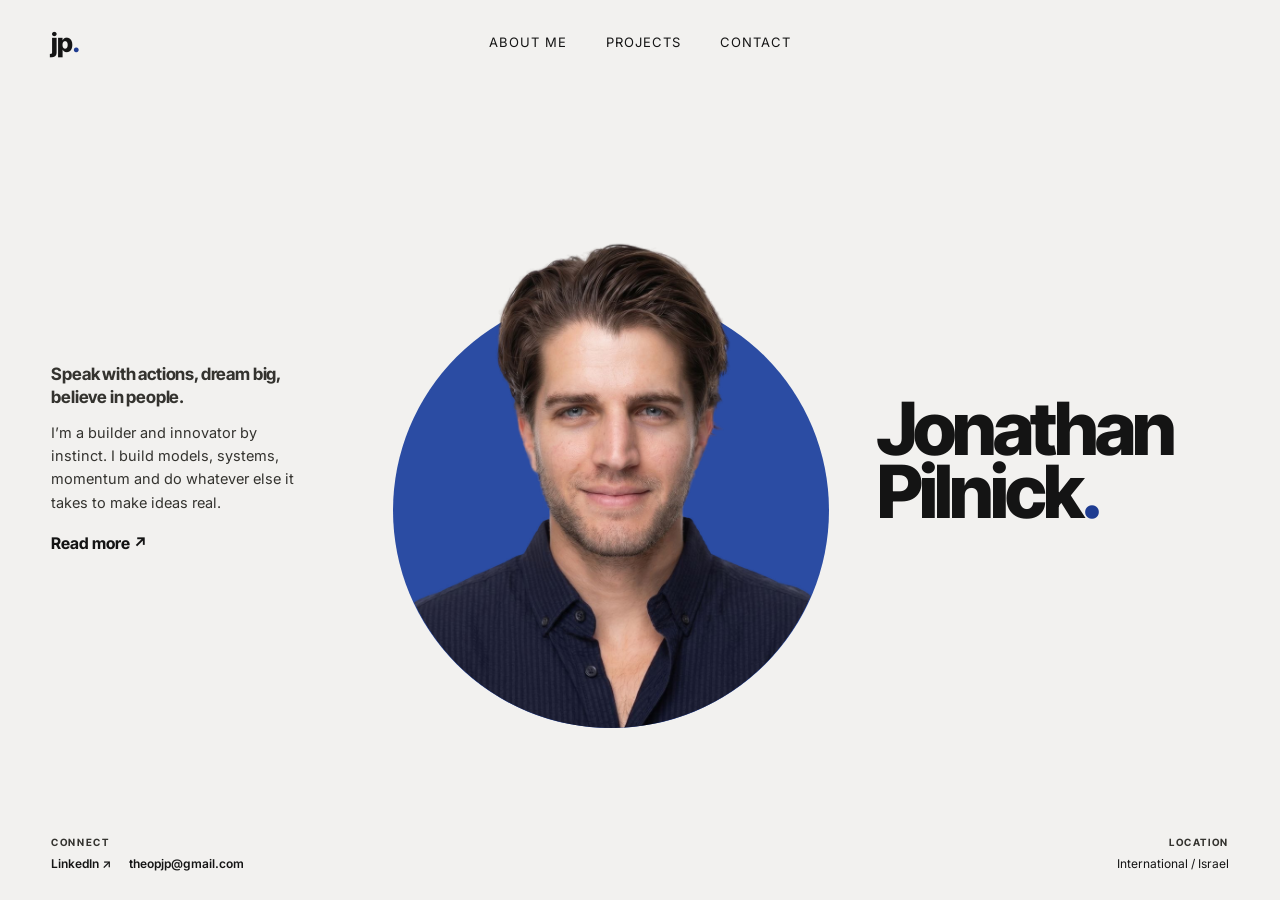
<file: index.html>
<!doctype html>
<html lang="en">
<head>
  <meta charset="utf-8">
  <meta name="viewport" content="width=device-width, initial-scale=1">
  <title>Jonathan Pilnick</title>
  <meta name="description" content="Jonathan Pilnick — AI researcher, builder and founder based in Israel.">
  <meta property="og:title" content="Jonathan Pilnick">
  <meta property="og:description" content="Speak with actions, dream big, believe in people.">
  <link rel="icon" href="favicon.svg" type="image/svg+xml">
  <link rel="preconnect" href="https://fonts.googleapis.com">
  <link rel="preconnect" href="https://fonts.gstatic.com" crossorigin>
  <link href="https://fonts.googleapis.com/css2?family=Inter:wght@400;500;600;700&family=Inter+Tight:wght@600;700;800&family=Instrument+Serif:ital@0;1&display=swap" rel="stylesheet">
  <link rel="stylesheet" href="style.css">
</head>
<body>

  <header class="site-header">
    <a class="logo" href="index.html" aria-label="Home">jp<span class="dot">.</span></a>
    <nav class="nav" aria-label="Main">
      <a href="about.html">About me</a>
      <a href="projects.html">Projects</a>
      <a href="contact.html">Contact</a>
    </nav>
    <span class="spacer"></span>
  </header>

  <main class="hero">

    <!-- EDIT: your hook + short intro -->
    <div class="hero-intro rise" style="--i:2">
      <p class="lead">Speak with actions, dream big, believe in people.</p>
      <p>I’m a builder and innovator by instinct. I build models, systems, momentum and do whatever else it takes to make ideas real.</p>
      <a class="read-more" href="about.html">Read more <span class="arrow">↗</span></a>
    </div>

    <!-- Photo: portrait.png (cut-out with a transparent background) -->
    <div class="hero-portrait">
      <div class="circle pop"></div>
      <div class="cutout rise" style="--i:3">
        <img src="portrait.png" alt="Portrait of Jonathan Pilnick" width="960" height="1069"
             onerror="this.onerror=null;this.src='portrait-placeholder.svg'">
      </div>
    </div>

    <div class="hero-name-wrap">
      <h1 class="hero-name rise" style="--i:1">Jonathan<br>Pilnick<span class="dot">.</span></h1>
    </div>

    <div class="hero-connect rise" style="--i:4">
      <span class="eyebrow">Connect</span>
      <div class="links">
        <a data-href="linkedin" href="https://www.linkedin.com/in/jonathan-pilnick/" target="_blank" rel="noopener">LinkedIn <span class="arrow">↗</span></a>
        <a data-href="email" data-text="email" href="mailto:theopjp@gmail.com">theopjp@gmail.com</a>
      </div>
    </div>

    <div class="hero-location rise" style="--i:4">
      <span class="eyebrow">Location</span>
      <span data-text="location">International / Israel</span>
    </div>

  </main>

  <script src="main.js"></script>
</body>
</html>
</file>
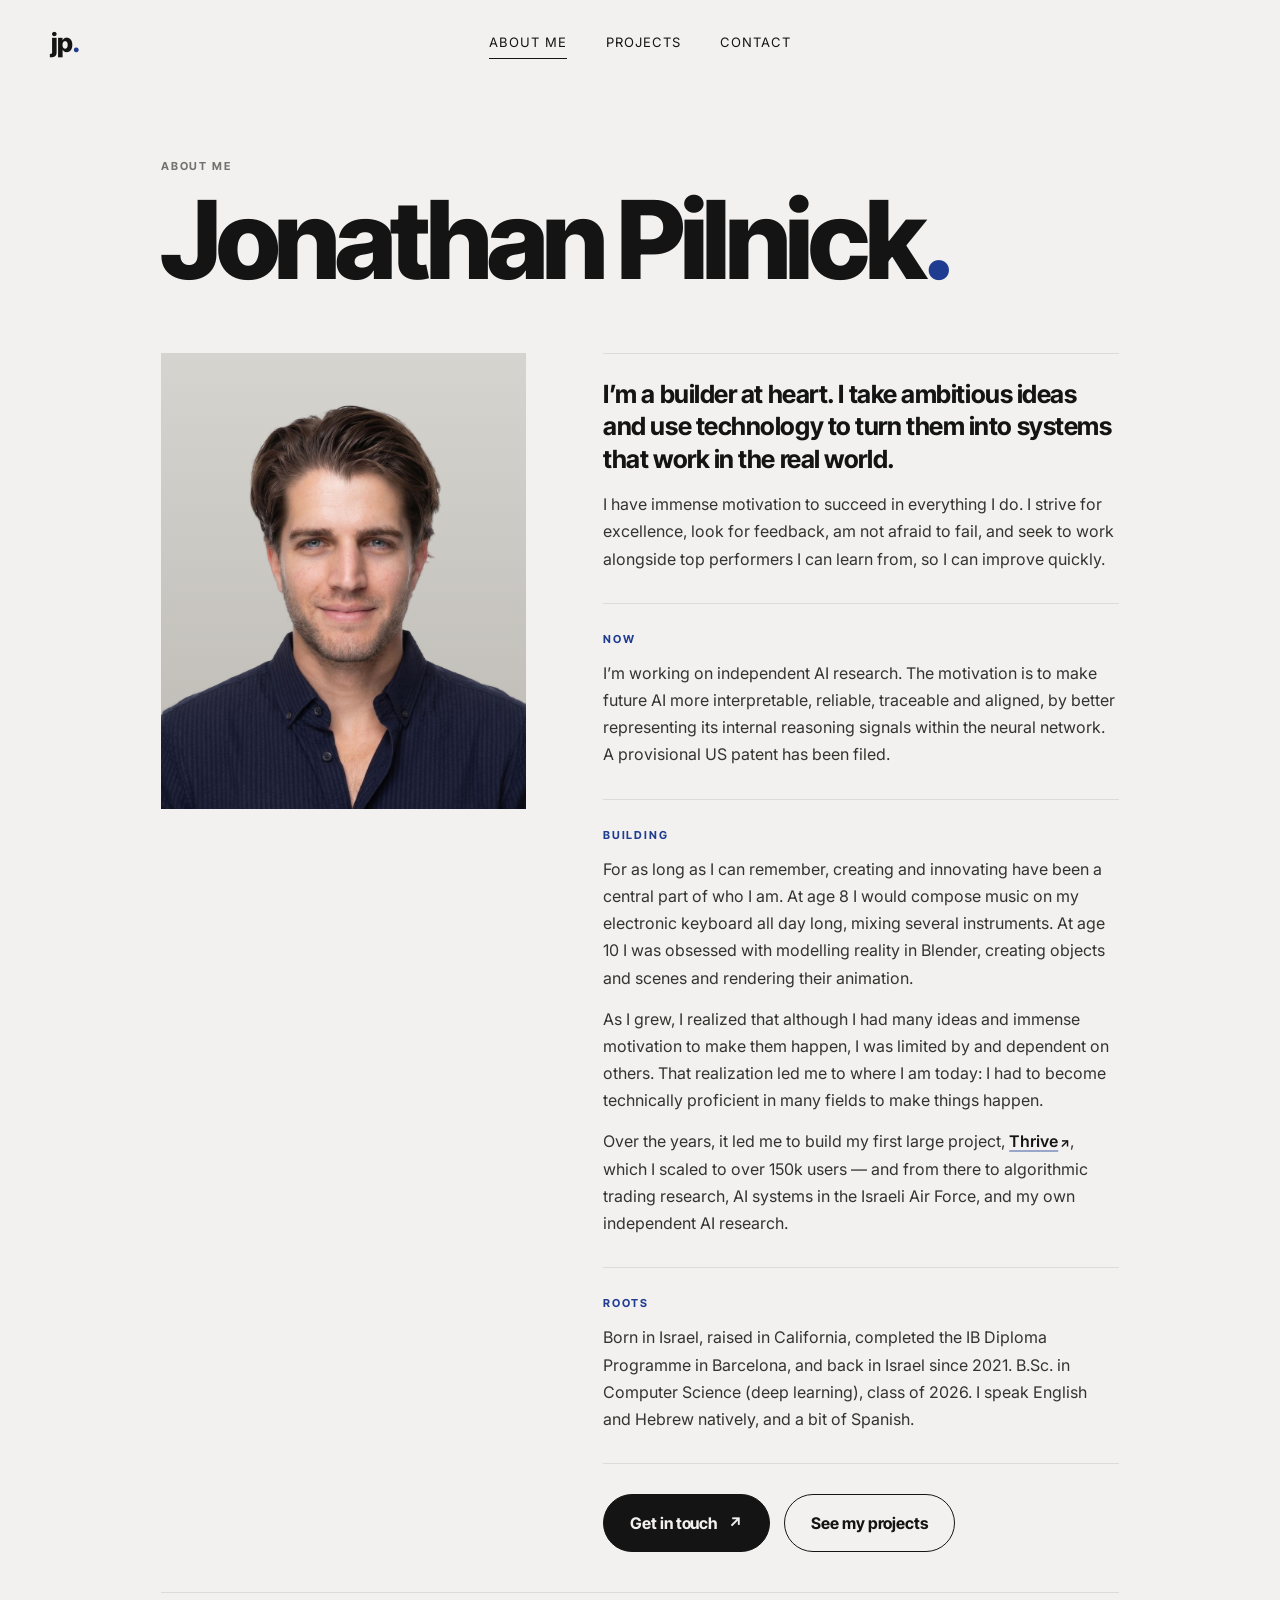
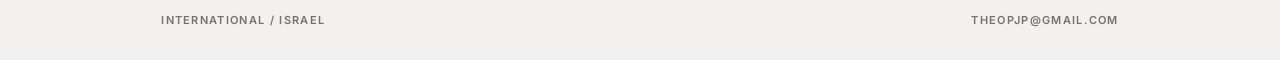
<file: about.html>
<!doctype html>
<html lang="en">
<head>
  <meta charset="utf-8">
  <meta name="viewport" content="width=device-width, initial-scale=1">
  <title>About — Jonathan Pilnick</title>
  <meta name="description" content="About Jonathan Pilnick — AI researcher, builder and founder based in Israel.">
  <link rel="icon" href="favicon.svg" type="image/svg+xml">
  <link rel="preconnect" href="https://fonts.googleapis.com">
  <link rel="preconnect" href="https://fonts.gstatic.com" crossorigin>
  <link href="https://fonts.googleapis.com/css2?family=Inter:wght@400;500;600;700&family=Inter+Tight:wght@600;700;800&family=Instrument+Serif:ital@0;1&display=swap" rel="stylesheet">
  <link rel="stylesheet" href="style.css">
</head>
<body>

  <header class="site-header">
    <a class="logo" href="index.html" aria-label="Home">jp<span class="dot">.</span></a>
    <nav class="nav" aria-label="Main">
      <a href="about.html" aria-current="page">About me</a>
      <a href="projects.html">Projects</a>
      <a href="contact.html">Contact</a>
    </nav>
    <span class="spacer"></span>
  </header>

  <main class="page about">
    <span class="eyebrow rise">About me</span>
    <h1 class="display rise" style="--i:1">Jonathan Pilnick<span class="dot">.</span></h1>

    <div class="about-grid">
      <figure class="about-photo rise" style="--i:2">
        <!-- Uses the same portrait.png as the home page -->
        <img src="portrait.png" alt="Portrait of Jonathan Pilnick"
             onerror="this.onerror=null;this.src='portrait-placeholder.svg'">
      </figure>

      <!-- EDIT: your story. Each block has a small label and one or more paragraphs. -->
      <div class="about-text rise" style="--i:3">
        <div class="about-intro">
          <p class="lead">I’m a builder at heart. I take ambitious ideas and use technology to turn them into systems that work in the real world.</p>
          <p>I have immense motivation to succeed in everything I do. I strive for excellence, look for feedback, am not afraid to fail, and seek to work alongside top performers I can learn from, so I can improve quickly.</p>
        </div>

        <section class="about-block">
          <h2 class="about-label">Now</h2>
          <p>I’m working on independent AI research. The motivation is to make future AI more interpretable, reliable, traceable and aligned, by better representing its internal reasoning signals within the neural network. A provisional US patent has been filed.</p>
        </section>

        <section class="about-block">
          <h2 class="about-label">Building</h2>
          <p>For as long as I can remember, creating and innovating have been a central part of who I am. At age 8 I would compose music on my electronic keyboard all day long, mixing several instruments. At age 10 I was obsessed with modelling reality in Blender, creating objects and scenes and rendering their animation.</p>
          <p>As I grew, I realized that although I had many ideas and immense motivation to make them happen, I was limited by and dependent on others. That realization led me to where I am today: I had to become technically proficient in many fields to make things happen.</p>
          <p>Over the years, it led me to build my first large project, <a href="https://thrive-app.info/" target="_blank" rel="noopener">Thrive</a>, which I scaled to over 150k users — and from there to algorithmic trading research, AI systems in the Israeli Air Force, and my own independent AI research.</p>
        </section>

        <section class="about-block">
          <h2 class="about-label">Roots</h2>
          <p>Born in Israel, raised in California, completed the IB Diploma Programme in Barcelona, and back in Israel since 2021. B.Sc. in Computer Science (deep learning), class of 2026. I speak English and Hebrew natively, and a bit of Spanish.</p>
        </section>

        <div class="about-cta">
          <a class="btn" href="contact.html">Get in touch <span class="arrow">↗</span></a>
          <a class="btn ghost" href="projects.html">See my projects</a>
        </div>
      </div>
    </div>
  </main>

  <footer class="site-footer narrow">
    <div class="inner">
      <span data-text="location">International / Israel</span>
      <a data-href="email" data-text="email" href="mailto:theopjp@gmail.com">theopjp@gmail.com</a>
    </div>
  </footer>

  <script src="main.js"></script>
</body>
</html>
</file>
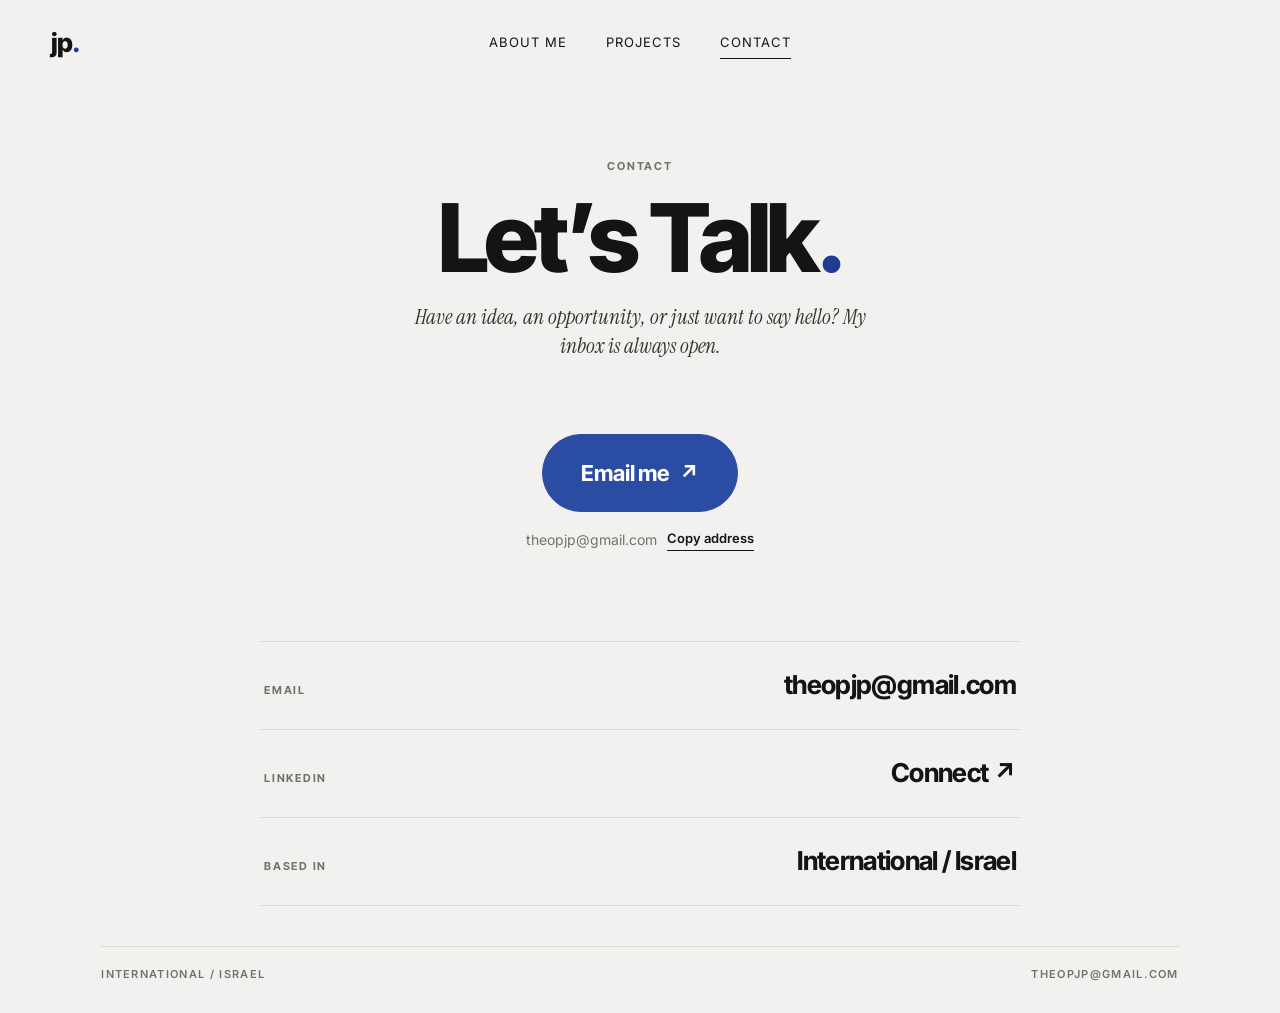
<file: contact.html>
<!doctype html>
<html lang="en">
<head>
  <meta charset="utf-8">
  <meta name="viewport" content="width=device-width, initial-scale=1">
  <title>Contact — Jonathan Pilnick</title>
  <meta name="description" content="Get in touch with Jonathan Pilnick.">
  <link rel="icon" href="favicon.svg" type="image/svg+xml">
  <link rel="preconnect" href="https://fonts.googleapis.com">
  <link rel="preconnect" href="https://fonts.gstatic.com" crossorigin>
  <link href="https://fonts.googleapis.com/css2?family=Inter:wght@400;500;600;700&family=Inter+Tight:wght@600;700;800&family=Instrument+Serif:ital@0;1&display=swap" rel="stylesheet">
  <link rel="stylesheet" href="style.css">
</head>
<body>

  <header class="site-header">
    <a class="logo" href="index.html" aria-label="Home">jp<span class="dot">.</span></a>
    <nav class="nav" aria-label="Main">
      <a href="about.html">About me</a>
      <a href="projects.html">Projects</a>
      <a href="contact.html" aria-current="page">Contact</a>
    </nav>
    <span class="spacer"></span>
  </header>

  <main class="page">
    <div class="page-head">
      <span class="eyebrow rise">Contact</span>
      <h1 class="display rise" style="--i:1">Let’s Talk<span class="dot">.</span></h1>
      <p class="sub rise" style="--i:2">Have an idea, an opportunity, or just want to say hello? My inbox is always open.</p>
    </div>

    <div class="contact-actions rise" style="--i:3">
      <!-- This button opens the visitor's email app. The address is set in main.js -->
      <a class="btn big" data-href="email" href="mailto:theopjp@gmail.com">Email me <span class="arrow">↗</span></a>
      <p class="hint">
        <span data-text="email">theopjp@gmail.com</span>
        <button class="copy-btn" type="button" data-copy-email>Copy address</button>
      </p>
    </div>

    <ul class="contact-list rise" style="--i:4">
      <li><a data-href="email" href="mailto:theopjp@gmail.com"><span class="eyebrow">Email</span><span class="value" data-text="email">theopjp@gmail.com</span></a></li>
      <li data-optional><a data-href="linkedin" href="https://www.linkedin.com/in/jonathan-pilnick/" target="_blank" rel="noopener"><span class="eyebrow">LinkedIn</span><span class="value">Connect <span class="arrow">↗</span></span></a></li>
      <li><div class="row"><span class="eyebrow">Based in</span><span class="value" data-text="location">International / Israel</span></div></li>
    </ul>
  </main>

  <footer class="site-footer">
    <div class="inner">
      <span data-text="location">International / Israel</span>
      <a data-href="email" data-text="email" href="mailto:theopjp@gmail.com">theopjp@gmail.com</a>
    </div>
  </footer>

  <script src="main.js"></script>
</body>
</html>
</file>
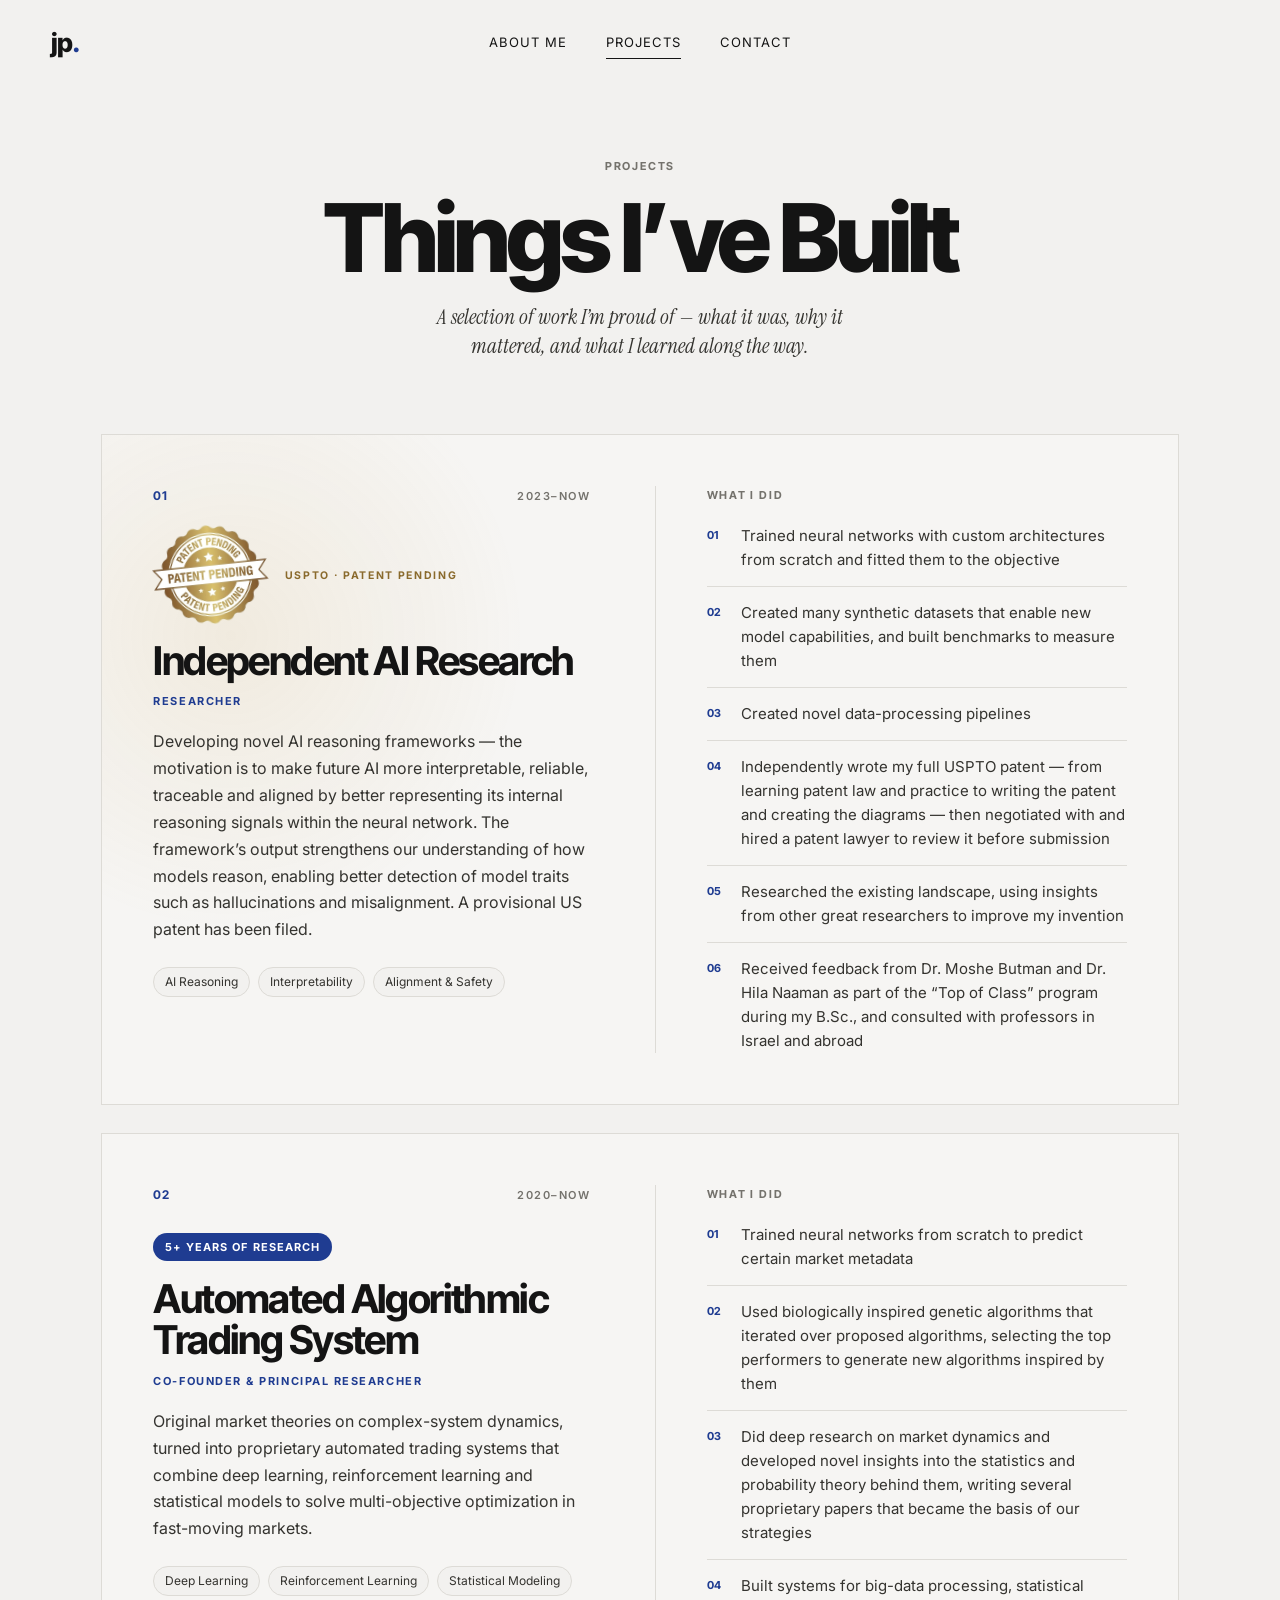
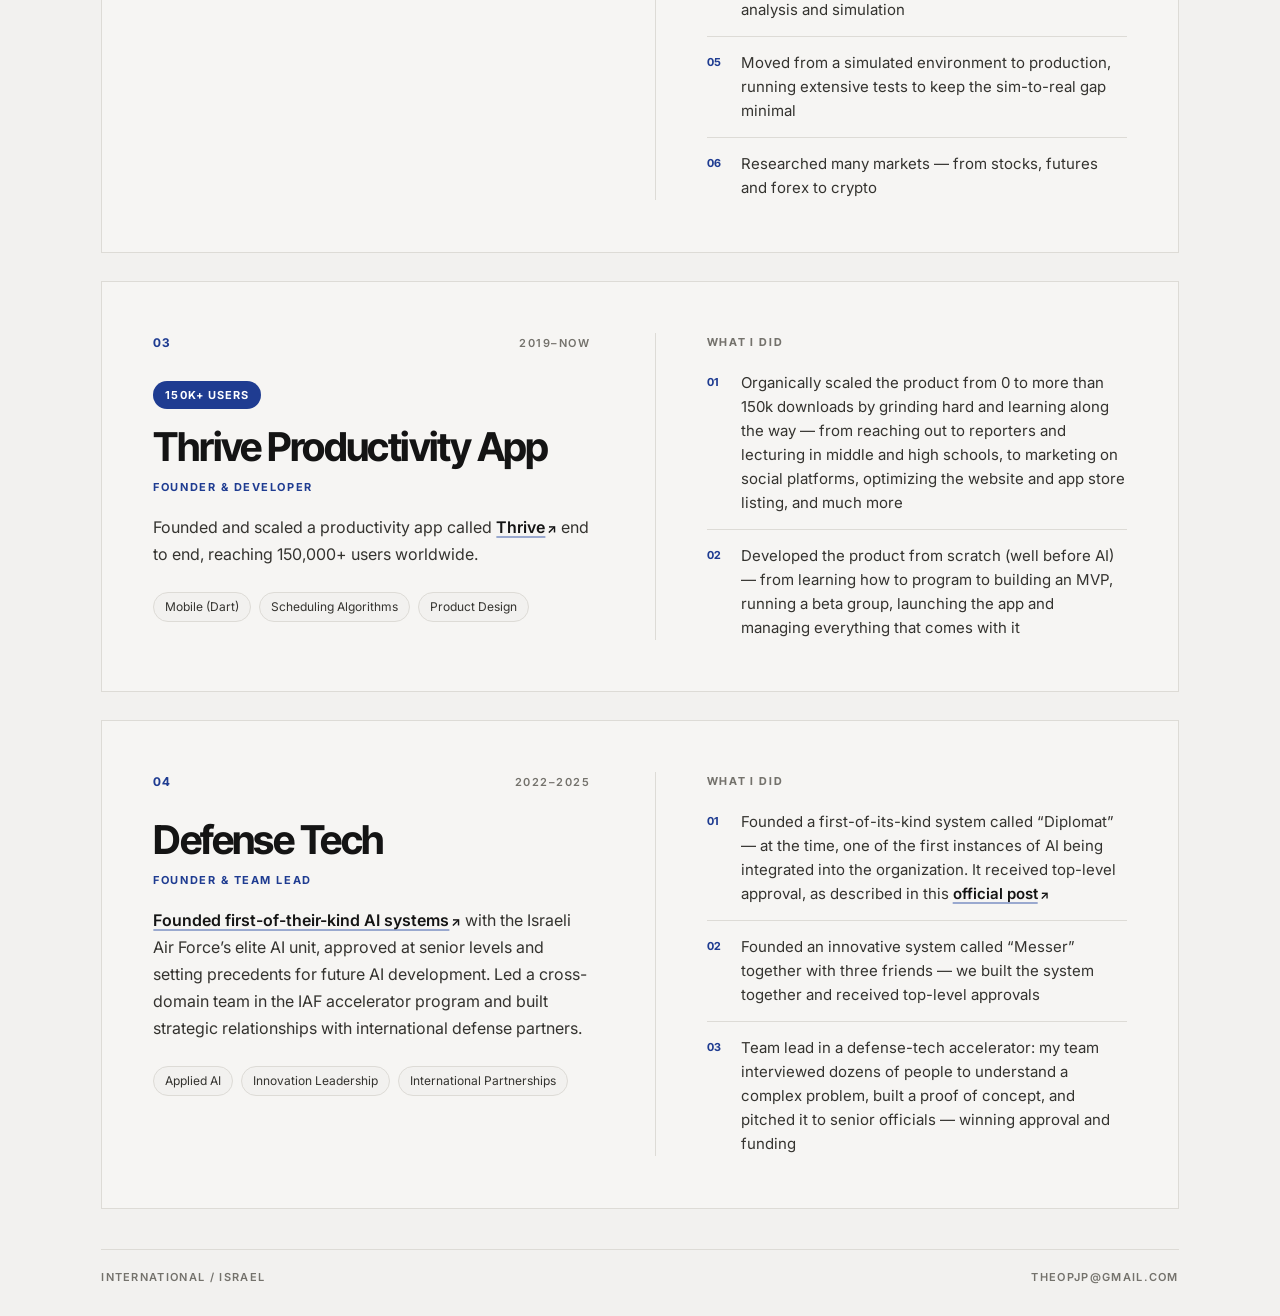
<file: projects.html>
<!doctype html>
<html lang="en">
<head>
  <meta charset="utf-8">
  <meta name="viewport" content="width=device-width, initial-scale=1">
  <title>Projects — Jonathan Pilnick</title>
  <meta name="description" content="Projects by Jonathan Pilnick">
  <link rel="icon" href="favicon.svg" type="image/svg+xml">
  <link rel="preconnect" href="https://fonts.googleapis.com">
  <link rel="preconnect" href="https://fonts.gstatic.com" crossorigin>
  <link href="https://fonts.googleapis.com/css2?family=Inter:wght@400;500;600;700&family=Inter+Tight:wght@600;700;800&family=Instrument+Serif:ital@0;1&display=swap" rel="stylesheet">
  <link rel="stylesheet" href="style.css">
</head>
<body>

  <header class="site-header">
    <a class="logo" href="index.html" aria-label="Home">jp<span class="dot">.</span></a>
    <nav class="nav" aria-label="Main">
      <a href="about.html">About me</a>
      <a href="projects.html" aria-current="page">Projects</a>
      <a href="contact.html">Contact</a>
    </nav>
    <span class="spacer"></span>
  </header>

  <main class="page">
    <div class="page-head">
      <span class="eyebrow rise">Projects</span>
      <h1 class="display rise" style="--i:1">Things I’ve Built</h1>
      <p class="sub rise" style="--i:2">A selection of work I’m proud of — what it was, why it mattered, and what I learned along the way.</p>
    </div>

    <!-- EDIT: one <article> per project. Copy a block to add more.
         Left side: number, years, badge (optional), title, role, description, tags.
         Right side: "What I did" — one <li> per sub-project.
    -->
    <section class="projects">

      <article class="project featured rise" style="--i:3">
        <div class="project-main">
          <div class="project-top"><span class="num">01</span><span class="project-meta">2023–Now</span></div>
          <figure class="seal-row">
            <img class="seal" src="patent-pending.png" alt="Patent pending" width="240" height="207">
            <figcaption>USPTO · Patent pending</figcaption>
          </figure>
          <h2>Independent AI Research</h2>
          <p class="role">Researcher</p>
          <p class="desc">Developing novel AI reasoning frameworks — the motivation is to make future AI more interpretable, reliable, traceable and aligned by better representing its internal reasoning signals within the neural network. The framework’s output strengthens our understanding of how models reason, enabling better detection of model traits such as hallucinations and misalignment. A provisional US patent has been filed.</p>
          <ul class="tags"><li>AI Reasoning</li><li>Interpretability</li><li>Alignment &amp; Safety</li></ul>
        </div>
        <div class="project-detail">
          <h3 class="detail-label">What I did</h3>
          <ol class="sub-projects">
            <li>Trained neural networks with custom architectures from scratch and fitted them to the objective</li>
            <li>Created many synthetic datasets that enable new model capabilities, and built benchmarks to measure them</li>
            <li>Created novel data-processing pipelines</li>
            <li>Independently wrote my full USPTO patent — from learning patent law and practice to writing the patent and creating the diagrams — then negotiated with and hired a patent lawyer to review it before submission</li>
            <li>Researched the existing landscape, using insights from other great researchers to improve my invention</li>
            <li>Received feedback from Dr. Moshe Butman and Dr. Hila Naaman as part of the “Top of Class” program during my B.Sc., and consulted with professors in Israel and abroad</li>
          </ol>
        </div>
      </article>

      <article class="project rise" style="--i:4">
        <div class="project-main">
          <div class="project-top"><span class="num">02</span><span class="project-meta">2020–Now</span></div>
          <span class="badge">5+ years of research</span>
          <h2>Automated Algorithmic Trading System</h2>
          <p class="role">Co-Founder &amp; Principal Researcher</p>
          <p class="desc">Original market theories on complex-system dynamics, turned into proprietary automated trading systems that combine deep learning, reinforcement learning and statistical models to solve multi-objective optimization in fast-moving markets.</p>
          <ul class="tags"><li>Deep Learning</li><li>Reinforcement Learning</li><li>Statistical Modeling</li></ul>
        </div>
        <div class="project-detail">
          <h3 class="detail-label">What I did</h3>
          <ol class="sub-projects">
            <li>Trained neural networks from scratch to predict certain market metadata</li>
            <li>Used biologically inspired genetic algorithms that iterated over proposed algorithms, selecting the top performers to generate new algorithms inspired by them</li>
            <li>Did deep research on market dynamics and developed novel insights into the statistics and probability theory behind them, writing several proprietary papers that became the basis of our strategies</li>
            <li>Built systems for big-data processing, statistical analysis and simulation</li>
            <li>Moved from a simulated environment to production, running extensive tests to keep the sim-to-real gap minimal</li>
            <li>Researched many markets — from stocks, futures and forex to crypto</li>
          </ol>
        </div>
      </article>

      <article class="project rise" style="--i:5">
        <div class="project-main">
          <div class="project-top"><span class="num">03</span><span class="project-meta">2019–Now</span></div>
          <span class="badge">150K+ users</span>
          <h2>Thrive Productivity App</h2>
          <p class="role">Founder &amp; Developer</p>
          <p class="desc">Founded and scaled a productivity app called <a href="https://thrive-app.info/" target="_blank" rel="noopener">Thrive</a> end to end, reaching 150,000+ users worldwide.</p>
          <ul class="tags"><li>Mobile (Dart)</li><li>Scheduling Algorithms</li><li>Product Design</li></ul>
        </div>
        <div class="project-detail">
          <h3 class="detail-label">What I did</h3>
          <ol class="sub-projects">
            <li>Organically scaled the product from 0 to more than 150k downloads by grinding hard and learning along the way — from reaching out to reporters and lecturing in middle and high schools, to marketing on social platforms, optimizing the website and app store listing, and much more</li>
            <li>Developed the product from scratch (well before AI) — from learning how to program to building an MVP, running a beta group, launching the app and managing everything that comes with it</li>
          </ol>
        </div>
      </article>

      <article class="project rise" style="--i:6">
        <div class="project-main">
          <div class="project-top"><span class="num">04</span><span class="project-meta">2022–2025</span></div>
          <h2>Defense Tech</h2>
          <p class="role">Founder &amp; Team Lead</p>
          <p class="desc"><a href="https://www.iaf.org.il/9826-62876-he/IAF.aspx" target="_blank" rel="noopener">Founded first-of-their-kind AI systems</a> with the Israeli Air Force’s elite AI unit, approved at senior levels and setting precedents for future AI development. Led a cross-domain team in the IAF accelerator program and built strategic relationships with international defense partners.</p>
          <ul class="tags"><li>Applied AI</li><li>Innovation Leadership</li><li>International Partnerships</li></ul>
        </div>
        <div class="project-detail">
          <h3 class="detail-label">What I did</h3>
          <ol class="sub-projects">
            <li>Founded a first-of-its-kind system called “Diplomat” — at the time, one of the first instances of AI being integrated into the organization. It received top-level approval, as described in this <a href="https://www.iaf.org.il/9826-62876-he/IAF.aspx" target="_blank" rel="noopener">official post</a></li>
            <li>Founded an innovative system called “Messer” together with three friends — we built the system together and received top-level approvals</li>
            <li>Team lead in a defense-tech accelerator: my team interviewed dozens of people to understand a complex problem, built a proof of concept, and pitched it to senior officials — winning approval and funding</li>
          </ol>
        </div>
      </article>

    </section>
  </main>

  <footer class="site-footer">
    <div class="inner">
      <span data-text="location">International / Israel</span>
      <a data-href="email" data-text="email" href="mailto:theopjp@gmail.com">theopjp@gmail.com</a>
    </div>
  </footer>

  <script src="main.js"></script>
</body>
</html>
</file>
<file: style.css>
/* ==========================================================================
   Jonathan Pilnick — personal site
   Colors and fonts live here. Change --accent to re-theme the whole site.
   ========================================================================== */

:root {
  --bg: #F2F1EF;          /* warm off-white page */
  --surface: #F6F5F3;     /* cards */
  --ink: #141414;         /* main text */
  --ink-2: #34332f;       /* body text */
  --muted: #74726c;       /* labels */
  --line: #dddbd6;        /* hairlines */
  --accent: #2B4CA3;      /* circle behind portrait */
  --accent-ink: #1F3C91;  /* the dot, numbers, hovers */

  --font-display: "Inter Tight", "Helvetica Neue", Arial, sans-serif;
  --font-body: "Inter", "Helvetica Neue", Arial, sans-serif;
  --font-serif: "Instrument Serif", Georgia, "Times New Roman", serif;

  --gutter: clamp(16px, 4vw, 60px);
  --ease: cubic-bezier(.2, .7, .2, 1);
}

*, *::before, *::after { box-sizing: border-box; margin: 0; padding: 0; }
html { -webkit-text-size-adjust: 100%; }
body {
  background: var(--bg);
  color: var(--ink);
  font-family: var(--font-body);
  font-size: 16px;
  line-height: 1.65;
  -webkit-font-smoothing: antialiased;
  text-rendering: optimizeLegibility;
  min-height: 100vh;
  min-height: 100svh;
  display: flex;
  flex-direction: column;
  overflow-x: hidden;
}
a { color: inherit; text-decoration: none; }
img { display: block; max-width: 100%; }
[hidden] { display: none !important; }
::selection { background: var(--accent); color: #fff; }
:focus-visible { outline: 2px solid var(--accent-ink); outline-offset: 3px; border-radius: 2px; }

.dot { color: var(--accent-ink); }
.arrow { display: inline-block; transition: transform .25s var(--ease); }
a:hover .arrow { transform: translate(2px, -2px); }

.eyebrow {
  font-family: var(--font-display);
  font-size: 11px;
  font-weight: 700;
  letter-spacing: .16em;
  text-transform: uppercase;
  color: var(--muted);
}

/* ---------- Header ---------- */
.site-header {
  display: grid;
  grid-template-columns: 1fr auto 1fr;
  align-items: center;
  padding: 26px var(--gutter);
  position: relative;
  z-index: 5;
}
.logo {
  justify-self: start;
  font-family: var(--font-display);
  font-weight: 800;
  font-size: 26px;
  letter-spacing: -.05em;
  line-height: 1;
}
.nav { display: flex; gap: clamp(18px, 3vw, 44px); }
.nav a {
  position: relative;
  font-size: 13px;
  letter-spacing: .08em;
  text-transform: uppercase;
  padding: 6px 0;
}
.nav a::after {
  content: "";
  position: absolute;
  left: 0; right: 0; bottom: 0;
  height: 1.5px;
  background: currentColor;
  transform: scaleX(0);
  transform-origin: left;
  transition: transform .35s var(--ease);
}
.nav a:hover::after,
.nav a[aria-current="page"]::after { transform: scaleX(1); }

/* ---------- Home hero ---------- */
.hero {
  flex: 1;
  display: grid;
  grid-template-columns: minmax(220px, 1fr) auto minmax(0, 1.2fr);
  grid-template-rows: 1fr auto;
  grid-template-areas:
    "intro    portrait name"
    "connect  portrait location";
  column-gap: clamp(28px, 4vw, 72px);
  padding: 0 var(--gutter);
  min-height: 560px;
}
.hero-intro { grid-area: intro; align-self: center; max-width: 250px; }
.hero-intro .lead {
  font-family: var(--font-display);
  font-weight: 700;
  font-size: 17px;
  line-height: 1.35;
  letter-spacing: -.01em;
  margin-bottom: 12px;
}
.hero-intro p { font-size: 14.5px; color: var(--ink-2); line-height: 1.6; }
.read-more {
  display: inline-block;
  margin-top: 16px;
  font-family: var(--font-display);
  font-weight: 700;
  font-size: 16px;
}

/* Portrait: a cut-out photo on the blue circle.
   Below the circle's middle the photo is clipped to the circle;
   above it the hair is free to break out of the top. */
.hero-portrait {
  grid-area: portrait;
  align-self: center;
  justify-self: center;
  position: relative;
  --d: min(460px, 34vw, 58svh);         /* circle diameter */
  --pop: calc(var(--d) * var(--pop-k, .12)); /* how far the head rises above the circle */
  --c: calc(var(--pop) + var(--d) / 2);  /* circle centre (from top) */
  width: var(--d);
  height: calc(var(--d) + var(--pop));
  margin: 24px 0 40px;
}
.hero-portrait .circle {
  position: absolute;
  top: var(--pop); left: 0;
  width: var(--d);
  height: var(--d);
  border-radius: 50%;
  background: var(--accent);
}
.hero-portrait .cutout {
  position: absolute;
  inset: 0;
  -webkit-mask-image:
    radial-gradient(circle at 50% var(--c), #000 calc(var(--d) / 2 - 1px), transparent calc(var(--d) / 2)),
    linear-gradient(#000, #000);
  -webkit-mask-size: 100% 100%, 100% var(--c);
  -webkit-mask-repeat: no-repeat;
  mask-image:
    radial-gradient(circle at 50% var(--c), #000 calc(var(--d) / 2 - 1px), transparent calc(var(--d) / 2)),
    linear-gradient(#000, #000);
  mask-size: 100% 100%, 100% var(--c);
  mask-repeat: no-repeat;
}
.hero-portrait img {
  position: absolute;
  top: 0;
  left: 50%;
  translate: -50% 0;
  width: calc(var(--d) * var(--img-k, 1.02));
  max-width: none;
  height: auto;
  /* for a black-and-white photo add:  filter: grayscale(1) contrast(1.06); */
}

.hero-name-wrap { grid-area: name; align-self: center; container-type: inline-size; }
.hero-name {
  font-family: var(--font-display);
  font-weight: 800;
  font-size: min(21cqi, 140px);
  line-height: .86;
  letter-spacing: -.055em;
  margin-left: -.04em;
}

.hero-connect, .hero-location {
  align-self: end;
  padding-bottom: 26px;
  font-size: 12px;
}
.hero-connect { grid-area: connect; }
.hero-location { grid-area: location; text-align: right; }
.hero-connect .eyebrow, .hero-location .eyebrow { display: block; font-size: 10px; margin-bottom: 4px; color: var(--ink-2); }
.hero-connect .links { display: flex; gap: 4px 18px; flex-wrap: wrap; font-weight: 600; }
.hero-connect .links a:hover { color: var(--accent-ink); }

/* ---------- Inner pages ---------- */
.page { flex: 1; width: 100%; max-width: 1180px; margin: 0 auto; padding: clamp(40px, 8vh, 90px) var(--gutter) 40px; }
.page-head { text-align: center; max-width: 820px; margin: 0 auto clamp(48px, 8vh, 80px); }
.page-head .eyebrow { margin-bottom: 18px; display: block; }
.display {
  font-family: var(--font-display);
  font-weight: 800;
  font-size: clamp(46px, 7.4vw, 104px);
  line-height: .92;
  letter-spacing: -.05em;
}
.page-head .sub {
  margin: 22px auto 0;
  max-width: 480px;
  font-family: var(--font-serif);
  font-style: italic;
  font-size: clamp(18px, 2vw, 21px);
  line-height: 1.4;
  color: var(--ink-2);
}

/* ---------- About ---------- */
.about { max-width: 1060px; }
.about .eyebrow { display: block; margin-bottom: 14px; }
.about .display { font-size: clamp(48px, 8.5vw, 112px); margin-bottom: clamp(40px, 7vh, 72px); }
.about-grid { display: grid; grid-template-columns: minmax(0, .85fr) minmax(0, 1.2fr); gap: clamp(32px, 6vw, 88px); align-items: start; }
.about-photo {
  position: sticky;
  top: 28px;
  aspect-ratio: 4 / 5;
  background: linear-gradient(180deg, #d6d4cf, #bdbab4);
  overflow: hidden;
}
.about-photo img { width: 100%; height: 100%; object-fit: contain; object-position: center bottom; }
.about-intro { border-top: 1px solid var(--line); padding: 24px 0 30px; }
.about-intro .lead {
  font-family: var(--font-display);
  font-weight: 700;
  font-size: clamp(20px, 2.1vw, 25px);
  line-height: 1.3;
  letter-spacing: -.018em;
  color: var(--ink);
  margin-bottom: 16px;
}
.about-intro p { color: var(--ink-2); font-size: 16px; line-height: 1.7; }
.about-block { border-top: 1px solid var(--line); padding: 26px 0 30px; }
.about-label {
  font-family: var(--font-display);
  font-size: 11px;
  font-weight: 700;
  letter-spacing: .16em;
  text-transform: uppercase;
  color: var(--accent-ink);
  margin-bottom: 12px;
}
.about-block p { color: var(--ink-2); font-size: 16px; line-height: 1.7; }
.about-block p + p { margin-top: 14px; }
.about-cta {
  display: flex; gap: 14px; flex-wrap: wrap;
  padding-top: 30px; border-top: 1px solid var(--line);
}

/* In-text links */
.about-block a, .project .desc a, .sub-projects a {
  color: var(--ink);
  font-weight: 600;
  text-decoration: underline;
  text-decoration-color: rgba(43, 76, 163, .45);
  text-decoration-thickness: 1.5px;
  text-underline-offset: 3px;
  transition: color .2s var(--ease), text-decoration-color .2s var(--ease);
}
.about-block a:hover, .project .desc a:hover, .sub-projects a:hover { color: var(--accent-ink); text-decoration-color: var(--accent-ink); }
.about-block a[target="_blank"]::after, .project .desc a[target="_blank"]::after, .sub-projects a[target="_blank"]::after {
  content: "↗";
  display: inline-block;
  margin-left: 2px;
  font-size: .78em;
  font-weight: 700;
  text-decoration: none;
  transition: transform .2s var(--ease);
}
.about-block a:hover::after, .project .desc a:hover::after, .sub-projects a:hover::after { transform: translate(1px, -1px); }

/* ---------- Buttons ---------- */
.btn {
  display: inline-flex; align-items: center; justify-content: center; gap: 10px;
  font-family: var(--font-display);
  font-weight: 700;
  font-size: 16px;
  letter-spacing: -.005em;
  padding: 15px 26px;
  border-radius: 999px;
  border: 1.5px solid var(--ink);
  background: var(--ink);
  color: var(--bg);
  cursor: pointer;
  transition: background .25s var(--ease), border-color .25s var(--ease), color .25s var(--ease), transform .25s var(--ease);
}
.btn:hover { background: var(--accent-ink); border-color: var(--accent-ink); color: #fff; }
.btn:active { transform: scale(.98); }
.btn.ghost { background: transparent; color: var(--ink); }
.btn.ghost:hover { background: var(--ink); border-color: var(--ink); color: var(--bg); }
.btn.big { font-size: clamp(18px, 2.2vw, 22px); padding: 20px 38px; background: var(--accent); border-color: var(--accent); color: #fff; }
.btn.big:hover { background: var(--ink); border-color: var(--ink); }

/* ---------- Projects ---------- */
.projects { display: flex; flex-direction: column; gap: clamp(20px, 3vw, 28px); }
.project {
  display: grid;
  grid-template-columns: minmax(0, 1fr) minmax(0, 1.08fr);
  gap: clamp(28px, 5vw, 76px);
  background: var(--surface);
  border: 1px solid var(--line);
  padding: clamp(24px, 4vw, 52px);
  transition: border-color .3s var(--ease), box-shadow .3s var(--ease);
}
.project:hover { border-color: #c9c6bf; box-shadow: 0 22px 44px -32px rgba(20, 20, 20, .3); }
.project.featured {
  background:
    radial-gradient(420px circle at 12% 30%, rgba(196, 150, 60, .11), transparent 70%),
    var(--surface);
}
.project-main { display: flex; flex-direction: column; min-width: 0; }
.project-top { display: flex; align-items: baseline; justify-content: space-between; gap: 16px; margin-bottom: 28px; }
.num { font-family: var(--font-display); font-weight: 700; font-size: 12px; color: var(--accent-ink); letter-spacing: .04em; }
.project-meta { font-size: 11px; font-weight: 600; letter-spacing: .14em; text-transform: uppercase; color: var(--muted); text-align: right; white-space: nowrap; }
.project h2 {
  font-family: var(--font-display);
  font-weight: 700;
  font-size: clamp(28px, 3.1vw, 40px);
  line-height: 1.04;
  letter-spacing: -.04em;
  margin-bottom: 10px;
}
.project .role {
  margin: 0 0 18px;
  font-size: 11px;
  font-weight: 700;
  letter-spacing: .14em;
  text-transform: uppercase;
  color: var(--accent-ink);
}
.project .desc { color: var(--ink-2); font-size: 16px; line-height: 1.68; }
.badge {
  display: inline-block;
  align-self: flex-start;
  margin-bottom: 18px;
  padding: 5px 12px;
  border-radius: 999px;
  background: var(--accent-ink);
  color: #fff;
  font-size: 11px;
  font-weight: 700;
  letter-spacing: .1em;
  text-transform: uppercase;
}
.seal-row { display: flex; align-items: center; gap: 16px; margin: -8px 0 16px; }
.seal {
  display: block;
  flex: none;
  width: clamp(104px, 9vw, 124px);
  height: auto;
  transform: rotate(-6deg);
  transition: transform .5s var(--ease);
}
.project:hover .seal { transform: rotate(0deg) scale(1.03); }
.seal-row figcaption {
  font-size: 10.5px;
  font-weight: 700;
  letter-spacing: .16em;
  text-transform: uppercase;
  color: #8a6a2c;
}
.tags { display: flex; flex-wrap: wrap; gap: 8px; margin: 24px 0 0; list-style: none; }
.tags li { font-size: 12px; padding: 4px 11px; border: 1px solid var(--line); border-radius: 999px; color: var(--ink-2); background: var(--bg); }

.project-detail { min-width: 0; padding-left: clamp(0px, 4vw, 60px); border-left: 1px solid var(--line); }
.detail-label {
  font-family: var(--font-display);
  font-size: 11px;
  font-weight: 700;
  letter-spacing: .16em;
  text-transform: uppercase;
  color: var(--muted);
  margin-bottom: 6px;
}
.sub-projects { list-style: none; counter-reset: sp; }
.sub-projects li {
  position: relative;
  counter-increment: sp;
  padding: 14px 0 14px 34px;
  border-bottom: 1px solid var(--line);
  font-size: 15px;
  line-height: 1.6;
  color: var(--ink-2);
}
.sub-projects li:last-child { border-bottom: 0; padding-bottom: 0; }
.sub-projects li::before {
  content: counter(sp, decimal-leading-zero);
  position: absolute;
  left: 0;
  top: 17px;
  font-family: var(--font-display);
  font-size: 11px;
  font-weight: 700;
  letter-spacing: .04em;
  color: var(--accent-ink);
}

/* ---------- Contact ---------- */
.contact-actions { display: flex; flex-direction: column; align-items: center; gap: 16px; margin-bottom: clamp(56px, 10vh, 96px); }
.contact-actions .hint { font-size: 14px; color: var(--muted); display: flex; align-items: center; gap: 10px; flex-wrap: wrap; justify-content: center; }
.copy-btn {
  font: inherit; font-size: 13px; font-weight: 600;
  background: none; border: 0; border-bottom: 1px solid currentColor;
  color: var(--ink); cursor: pointer; padding: 0 0 1px;
}
.copy-btn:hover { color: var(--accent-ink); }
.contact-list { max-width: 760px; margin: 0 auto; list-style: none; border-top: 1px solid var(--line); }
.contact-list li { border-bottom: 1px solid var(--line); }
.contact-list a, .contact-list .row {
  display: flex; align-items: baseline; justify-content: space-between; gap: 16px;
  padding: 22px 4px;
}
.contact-list .value {
  font-family: var(--font-display);
  font-weight: 700;
  font-size: clamp(18px, 2.4vw, 26px);
  letter-spacing: -.025em;
  text-align: right;
  overflow-wrap: anywhere;
}
.contact-list a:hover .value { color: var(--accent-ink); }

/* ---------- Footer (inner pages) ---------- */
.site-footer {
  width: 100%;
  max-width: 1180px;
  margin: 0 auto;
  padding: 0 var(--gutter) 30px;
}
.site-footer .inner {
  display: flex; justify-content: space-between; gap: 16px; flex-wrap: wrap;
  border-top: 1px solid var(--line);
  padding-top: 18px;
  font-size: 11px;
  font-weight: 600;
  letter-spacing: .12em;
  text-transform: uppercase;
  color: var(--muted);
}
.site-footer a:hover { color: var(--ink); }
.site-footer.narrow { max-width: 1060px; }

/* ---------- Entrance animation ---------- */
.rise { animation: rise .9s var(--ease) both; animation-delay: calc(var(--i, 0) * 90ms); }
@keyframes rise { from { opacity: 0; transform: translateY(18px); } to { opacity: 1; transform: none; } }
.pop { animation: pop 1s var(--ease) both; }
@keyframes pop { from { transform: scale(.85); opacity: 0; } to { transform: none; opacity: 1; } }
@media (prefers-reduced-motion: reduce) {
  .rise, .pop { animation: none; }
  .project, .btn, .arrow, .nav a::after, .seal { transition: none; }
}

/* ---------- Responsive ---------- */
@media (max-width: 960px) {
  .project { grid-template-columns: 1fr; gap: 28px; }
  .project-detail { padding-left: 0; border-left: 0; padding-top: 24px; border-top: 1px solid var(--line); }
}
@media (max-width: 900px) {
  .site-header { grid-template-columns: auto 1fr; padding-top: 20px; padding-bottom: 20px; }
  .site-header .spacer { display: none; }
  .nav { justify-self: end; gap: 18px; }
  .nav a { font-size: 12px; letter-spacing: .06em; }

  .hero {
    grid-template-columns: 1fr 1fr;
    grid-template-rows: auto auto auto auto;
    grid-template-areas:
      "name     name"
      "intro    intro"
      "portrait portrait"
      "connect  location";
    row-gap: 28px;
    min-height: 0;
    padding-top: 16px;
  }
  .hero-name { font-size: min(19cqi, 120px); }
  .hero-intro { max-width: 440px; }
  .hero-portrait { --d: min(78vw, 420px); margin: 0; }
  .hero-connect, .hero-location { padding-top: 18px; border-top: 1px solid var(--line); margin-top: -28px; }
  .hero-location { text-align: right; }

  .about-grid { grid-template-columns: 1fr; }
  .about-photo { position: relative; top: 0; max-width: 420px; }
}
@media (max-width: 560px) {
  .hero {
    grid-template-areas:
      "name     name"
      "intro    intro"
      "portrait portrait"
      "connect  connect"
      "location location";
  }
  .hero-location { text-align: left; border-top: 0; margin-top: -40px; padding-top: 0; }
}
@media (max-width: 420px) {
  .logo { font-size: 22px; }
  .nav { gap: 14px; }
  .nav a { font-size: 11px; letter-spacing: .04em; }
  .contact-list a, .contact-list .row { flex-direction: column; gap: 4px; }
  .contact-list .value { text-align: left; }
}
</file>
